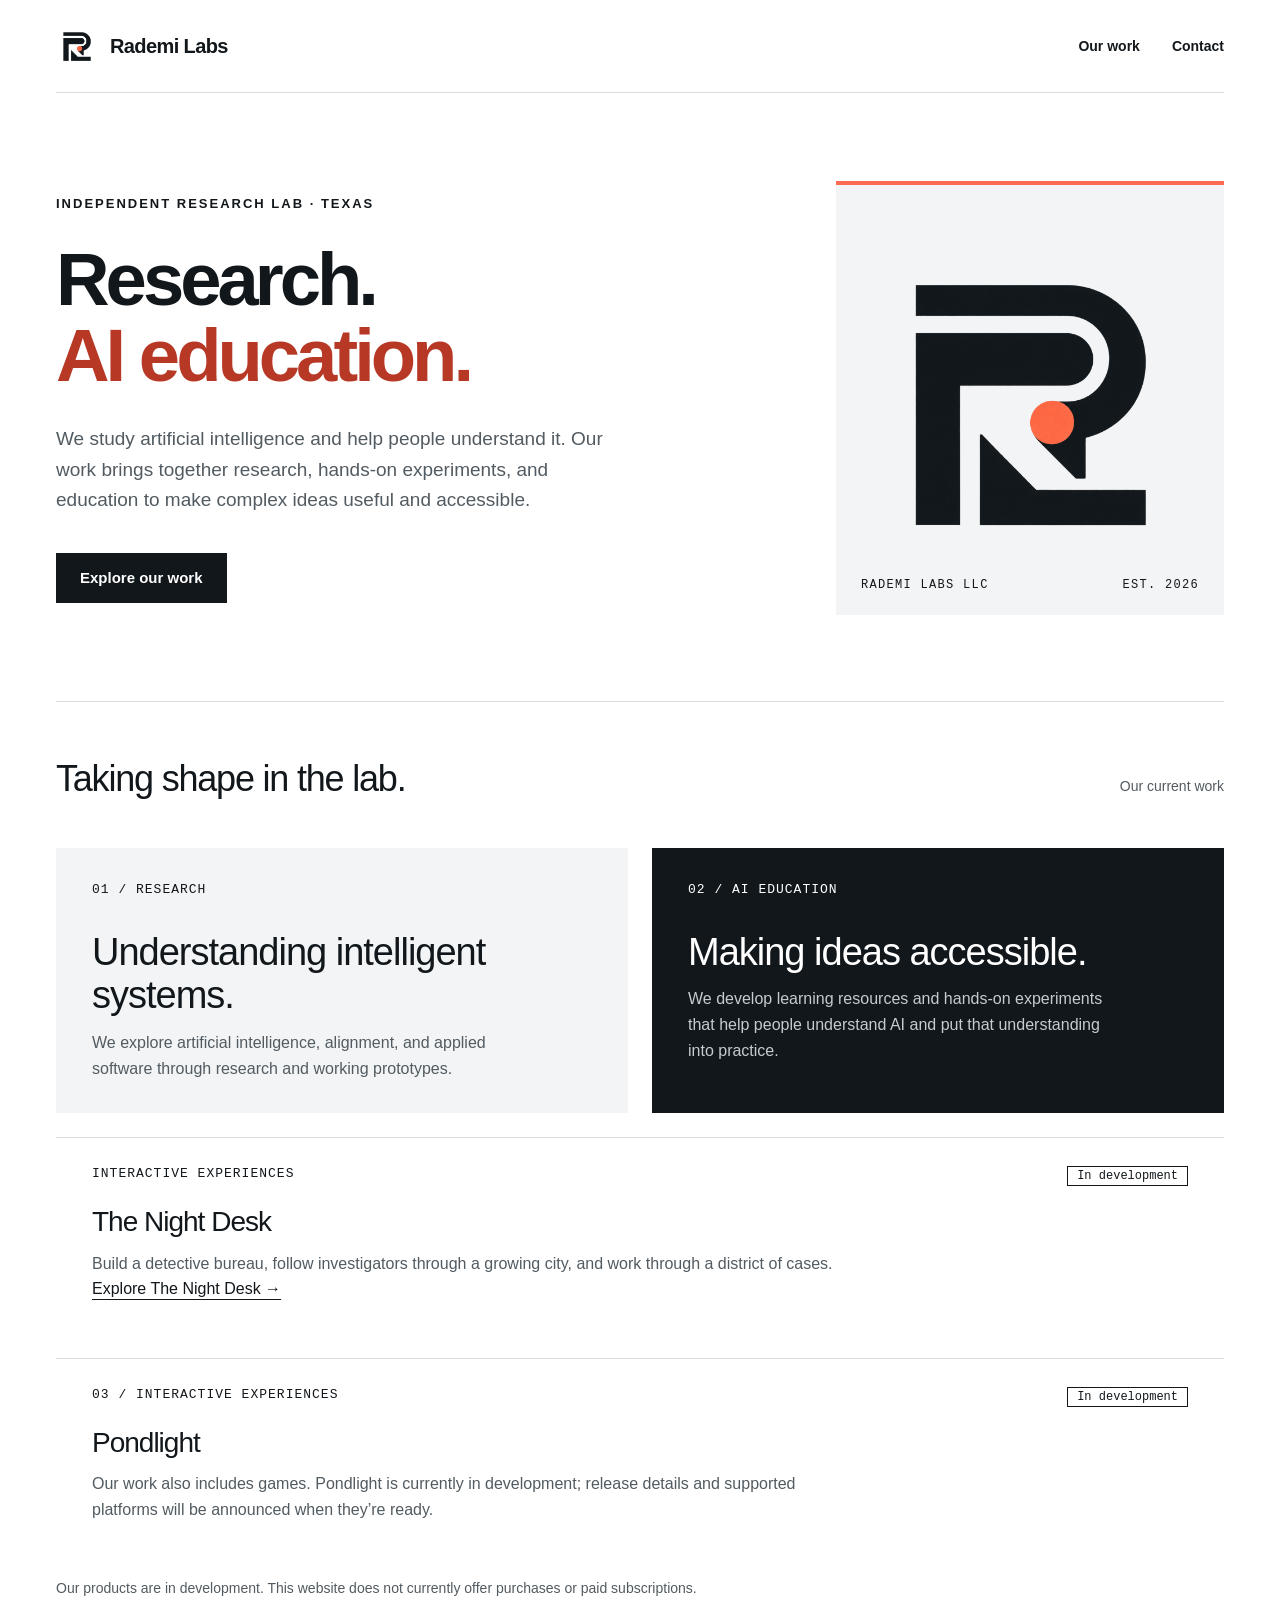
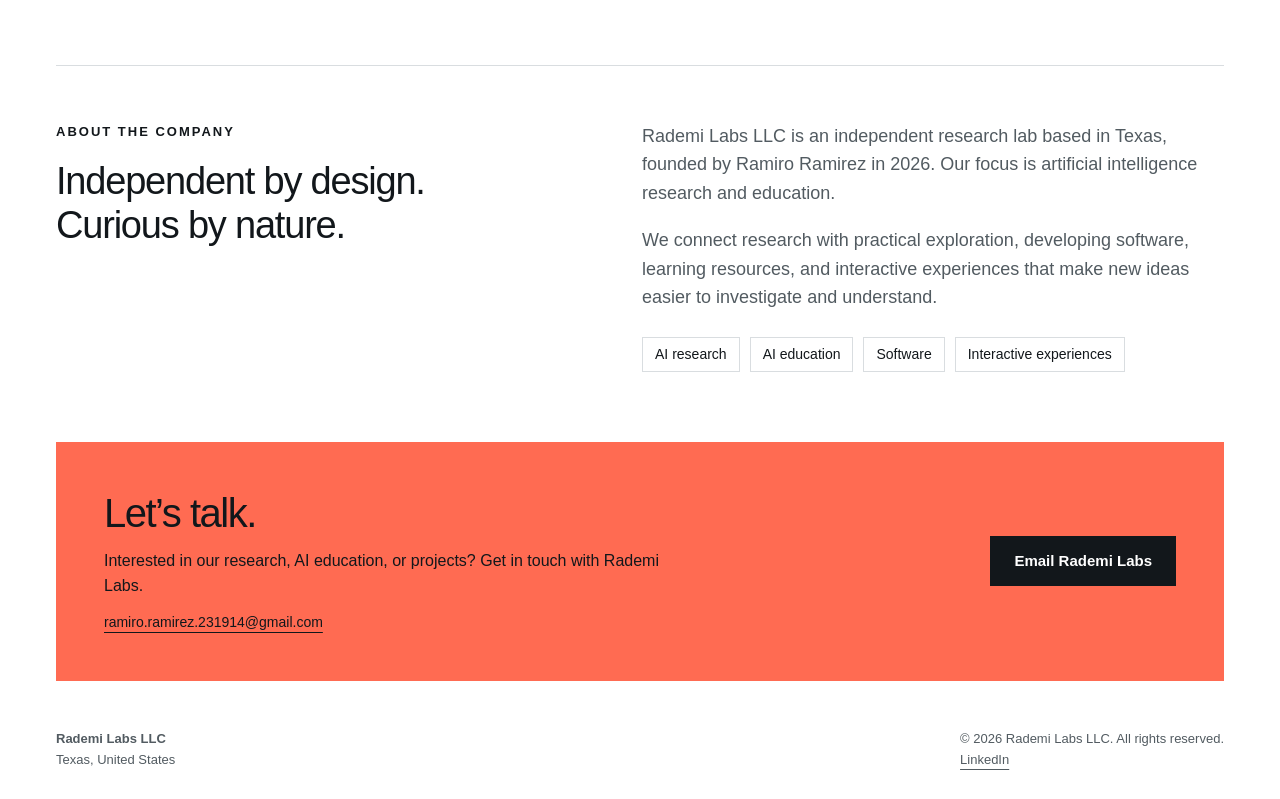
<file: index.html>
<!doctype html>
<html lang="en">
<head>
<meta charset="utf-8"><meta name="viewport" content="width=device-width,initial-scale=1">
<title>Rademi Labs LLC — Research & AI education</title>
<meta name="description" content="Rademi Labs LLC is an independent research lab in Texas focused on artificial intelligence research and education, with projects in software and interactive experiences.">
<link rel="icon" type="image/png" href="assets/rademi-mark.png">
<style>
:root{--ink:#12171b;--paper:#fff;--accent:#ff6b52;--soft:#f2f4f5;--muted:#525b61;--line:#d9dde0}*{box-sizing:border-box}html{scroll-behavior:smooth;scroll-padding-top:2rem}body{margin:0;background:var(--paper);color:var(--ink);font-family:Arial,Helvetica,sans-serif;font-size:16px;line-height:1.6}a{color:inherit;text-underline-offset:5px}a:focus-visible{outline:3px solid var(--accent);outline-offset:6px}.wrap{width:min(1280px,calc(100% - 112px));margin:auto}header{display:flex;align-items:center;justify-content:space-between;padding:25px 0;border-bottom:1px solid var(--line)}.brand{text-decoration:none;font-weight:800;font-size:20px;letter-spacing:-.6px;display:flex;align-items:center;gap:12px}.brand img{width:42px;height:42px}nav{display:flex;gap:32px;font-size:14px;font-weight:600}nav a{text-decoration:none}nav a:hover{color:#ac321f}.eyebrow{text-transform:uppercase;font-size:13px;font-weight:700;letter-spacing:2px}.hero{display:grid;grid-template-columns:1.6fr .85fr;align-items:center;gap:50px;padding:88px 0 86px}.hero h1{font-size:clamp(48px,5.8vw,84px);line-height:1.03;letter-spacing:-4px;font-weight:600;margin:27px 0 30px}.hero h1 span{color:#b73825}.intro{max-width:560px;color:var(--muted);font-size:19px;line-height:1.6}.cta{display:inline-flex;align-items:center;justify-content:center;padding:13px 24px;margin-top:18px;background:var(--ink);color:white;text-decoration:none;font-size:15px;font-weight:600}.cta:hover{background:#354149}.identity{aspect-ratio:1/1.12;background:var(--soft);position:relative;display:flex;align-items:center;justify-content:center;border-top:4px solid var(--accent)}.identity img{width:91%;height:auto;display:block}.identity-label{position:absolute;bottom:20px;left:25px;right:25px;display:flex;justify-content:space-between;font-size:12px;letter-spacing:1.3px;font-family:monospace}.section-head{display:flex;justify-content:space-between;align-items:baseline;gap:30px;padding-top:48px;border-top:1px solid var(--line);margin-bottom:36px}.section-head h2{font-size:36px;letter-spacing:-1.2px;margin:0;font-weight:500}.section-head p{color:var(--muted);font-size:14px}.work-grid{display:grid;grid-template-columns:1fr 1fr;gap:24px}.project{padding:34px 36px 32px;min-height:255px;background:var(--soft);display:flex;flex-direction:column}.project:nth-child(2){background:var(--ink);color:white}.project-top{display:flex;justify-content:space-between;font:13px monospace;letter-spacing:1px;gap:16px}.tag{border:1px solid currentColor;padding:2px 9px;font-size:12px;letter-spacing:0}.project h3{font-size:38px;line-height:1.15;letter-spacing:-1px;margin:34px 0 12px;font-weight:500}.project p{max-width:430px;margin:0;color:var(--muted)}.project:nth-child(2) p{color:#c5cbd0}.game-project{grid-column:1/-1;min-height:0;border-top:1px solid var(--line);background:white;padding-top:28px}.game-project h3{font-size:28px;margin-top:20px}.game-project p{max-width:750px}.availability{color:var(--muted);font-size:14px;margin:23px 0 65px}.about{display:grid;grid-template-columns:1fr 1.15fr;gap:80px;padding:56px 0 70px;border-top:1px solid var(--line)}.about h2{font-size:38px;font-weight:500;line-height:1.15;letter-spacing:-1.2px;margin:18px 0}.about p{color:var(--muted);margin:0 0 18px;font-size:18px}.disciplines{display:flex;flex-wrap:wrap;gap:10px;margin-top:25px}.disciplines span{border:1px solid var(--line);padding:5px 12px;font-size:14px}.contact{background:var(--accent);padding:48px;display:flex;justify-content:space-between;align-items:center;gap:35px;margin-bottom:48px}.contact h2{font-size:40px;letter-spacing:-1.5px;line-height:1.15;margin:0 0 12px;font-weight:500}.contact p{margin:0;max-width:580px}.contact .cta{white-space:nowrap;margin:0}footer{padding:0 0 28px;color:var(--muted);display:flex;justify-content:space-between;gap:25px;font-size:13px}footer span{display:block}.skip{position:absolute;top:-100px;left:20px;background:white;padding:10px}.skip:focus{top:10px}@media(max-width:800px){.wrap{width:calc(100% - 40px)}header{padding:18px 0}nav{gap:16px}.hero{padding:48px 0;grid-template-columns:1fr;gap:35px}.hero h1{letter-spacing:-2.5px;font-size:clamp(44px,10vw,70px)}.identity{aspect-ratio:1.5;max-height:350px}.identity img{width:60%;max-height:300px;object-fit:contain}.work-grid{grid-template-columns:1fr}.section-head{display:block;padding-top:32px}.section-head h2{font-size:30px}.project{padding:28px}.about{grid-template-columns:1fr;gap:15px;padding:38px 0}.contact{padding:30px;display:block}.contact .cta{margin-top:24px}.contact h2{font-size:34px}footer{display:block}footer>div{margin-bottom:15px}}@media(prefers-reduced-motion:reduce){html{scroll-behavior:auto}}
</style>
</head>
<body>
<a class="skip" href="#main">Skip to content</a>
<div class="wrap">
<header><a class="brand" href="#" aria-label="Rademi Labs home"><img src="assets/rademi-mark.png" alt="" width="42" height="42">Rademi Labs</a><nav aria-label="Main"><a href="#work">Our work</a><a href="#contact">Contact</a></nav></header>
<main id="main">
<section class="hero" aria-labelledby="hero-title"><div><div class="eyebrow">Independent research lab · Texas</div><h1 id="hero-title">Research.<br><span>AI education.</span></h1><p class="intro">We study artificial intelligence and help people understand it. Our work brings together research, hands-on experiments, and education to make complex ideas useful and accessible.</p><a class="cta" href="#work">Explore our work</a></div><div class="identity"><img src="assets/rademi-mark.png" alt="Rademi Labs interlocking R and L monogram" width="1280" height="1280"><div class="identity-label"><span>RADEMI LABS LLC</span><span>EST. 2026</span></div></div></section>
<section id="work" aria-labelledby="work-title"><div class="section-head"><h2 id="work-title">Taking shape in the lab.</h2><p>Our current work</p></div><div class="work-grid"><article class="project"><div class="project-top"><span>01 / RESEARCH</span></div><h3>Understanding intelligent systems.</h3><p>We explore artificial intelligence, alignment, and applied software through research and working prototypes.</p></article><article class="project"><div class="project-top"><span>02 / AI EDUCATION</span></div><h3>Making ideas accessible.</h3><p>We develop learning resources and hands-on experiments that help people understand AI and put that understanding into practice.</p></article><article class="project game-project"><div class="project-top"><span>INTERACTIVE EXPERIENCES</span><span class="tag">In development</span></div><h3>The Night Desk</h3><p>Build a detective bureau, follow investigators through a growing city, and work through a district of cases.</p><a href="the-night-desk/">Explore The Night Desk →</a></article><article class="project game-project"><div class="project-top"><span>03 / INTERACTIVE EXPERIENCES</span><span class="tag">In development</span></div><h3>Pondlight</h3><p>Our work also includes games. Pondlight is currently in development; release details and supported platforms will be announced when they’re ready.</p></article></div><p class="availability">Our products are in development. This website does not currently offer purchases or paid subscriptions.</p></section>
<section class="about" aria-labelledby="about-title"><div><div class="eyebrow">About the company</div><h2 id="about-title">Independent by design.<br>Curious by nature.</h2></div><div><p>Rademi Labs LLC is an independent research lab based in Texas, founded by Ramiro Ramirez in 2026. Our focus is artificial intelligence research and education.</p><p>We connect research with practical exploration, developing software, learning resources, and interactive experiences that make new ideas easier to investigate and understand.</p><div class="disciplines"><span>AI research</span><span>AI education</span><span>Software</span><span>Interactive experiences</span></div></div></section>
<section class="contact" id="contact" aria-labelledby="contact-title"><div><h2 id="contact-title">Let’s talk.</h2><p>Interested in our research, AI education, or projects? Get in touch with Rademi Labs.</p><p style="margin-top:12px;font-size:14px;overflow-wrap:anywhere"><a href="mailto:ramiro.ramirez.231914@gmail.com">ramiro.ramirez.231914@gmail.com</a></p></div><a class="cta" href="mailto:ramiro.ramirez.231914@gmail.com">Email Rademi Labs</a></section>
</main>
<footer><div><strong>Rademi Labs LLC</strong><span>Texas, United States</span></div><div>© 2026 Rademi Labs LLC. All rights reserved.<span><a href="https://www.linkedin.com/company/rademi-labs/">LinkedIn</a></span></div></footer>
</div>
</body>
</html>
</file>
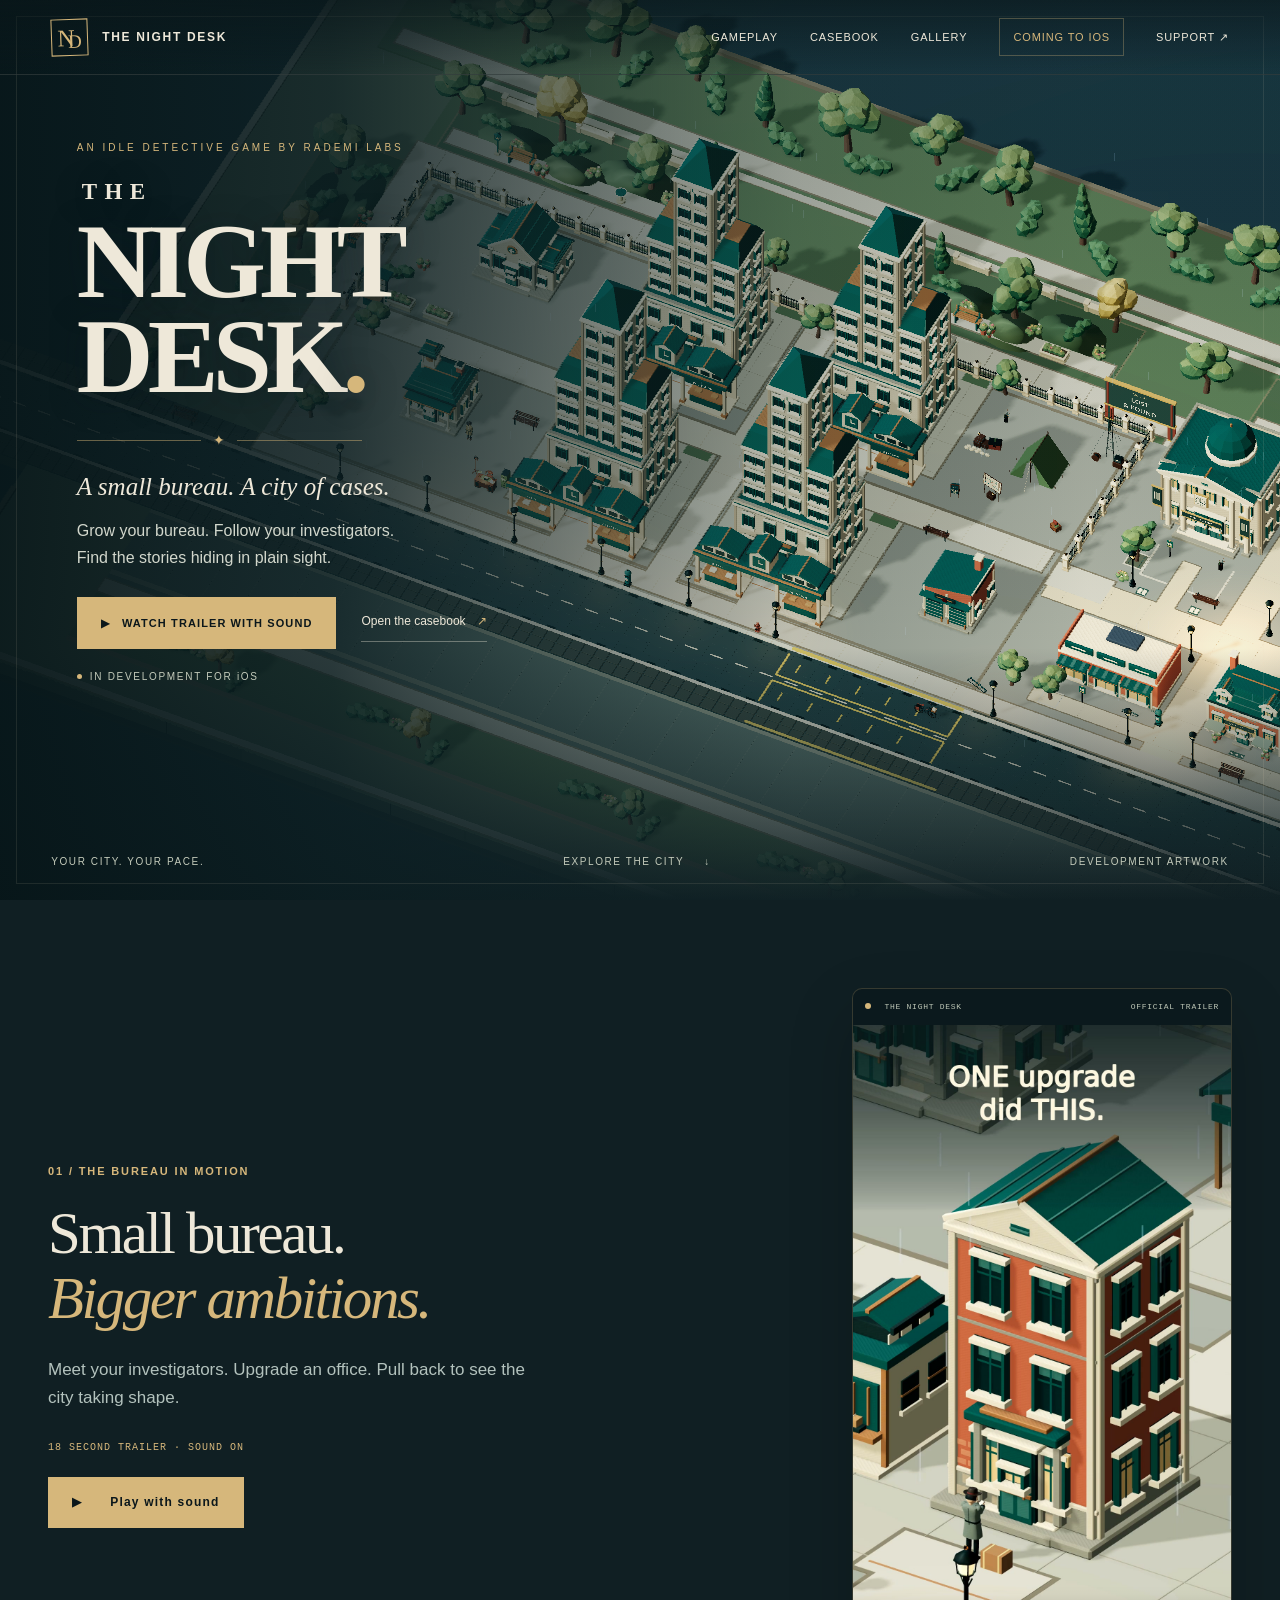
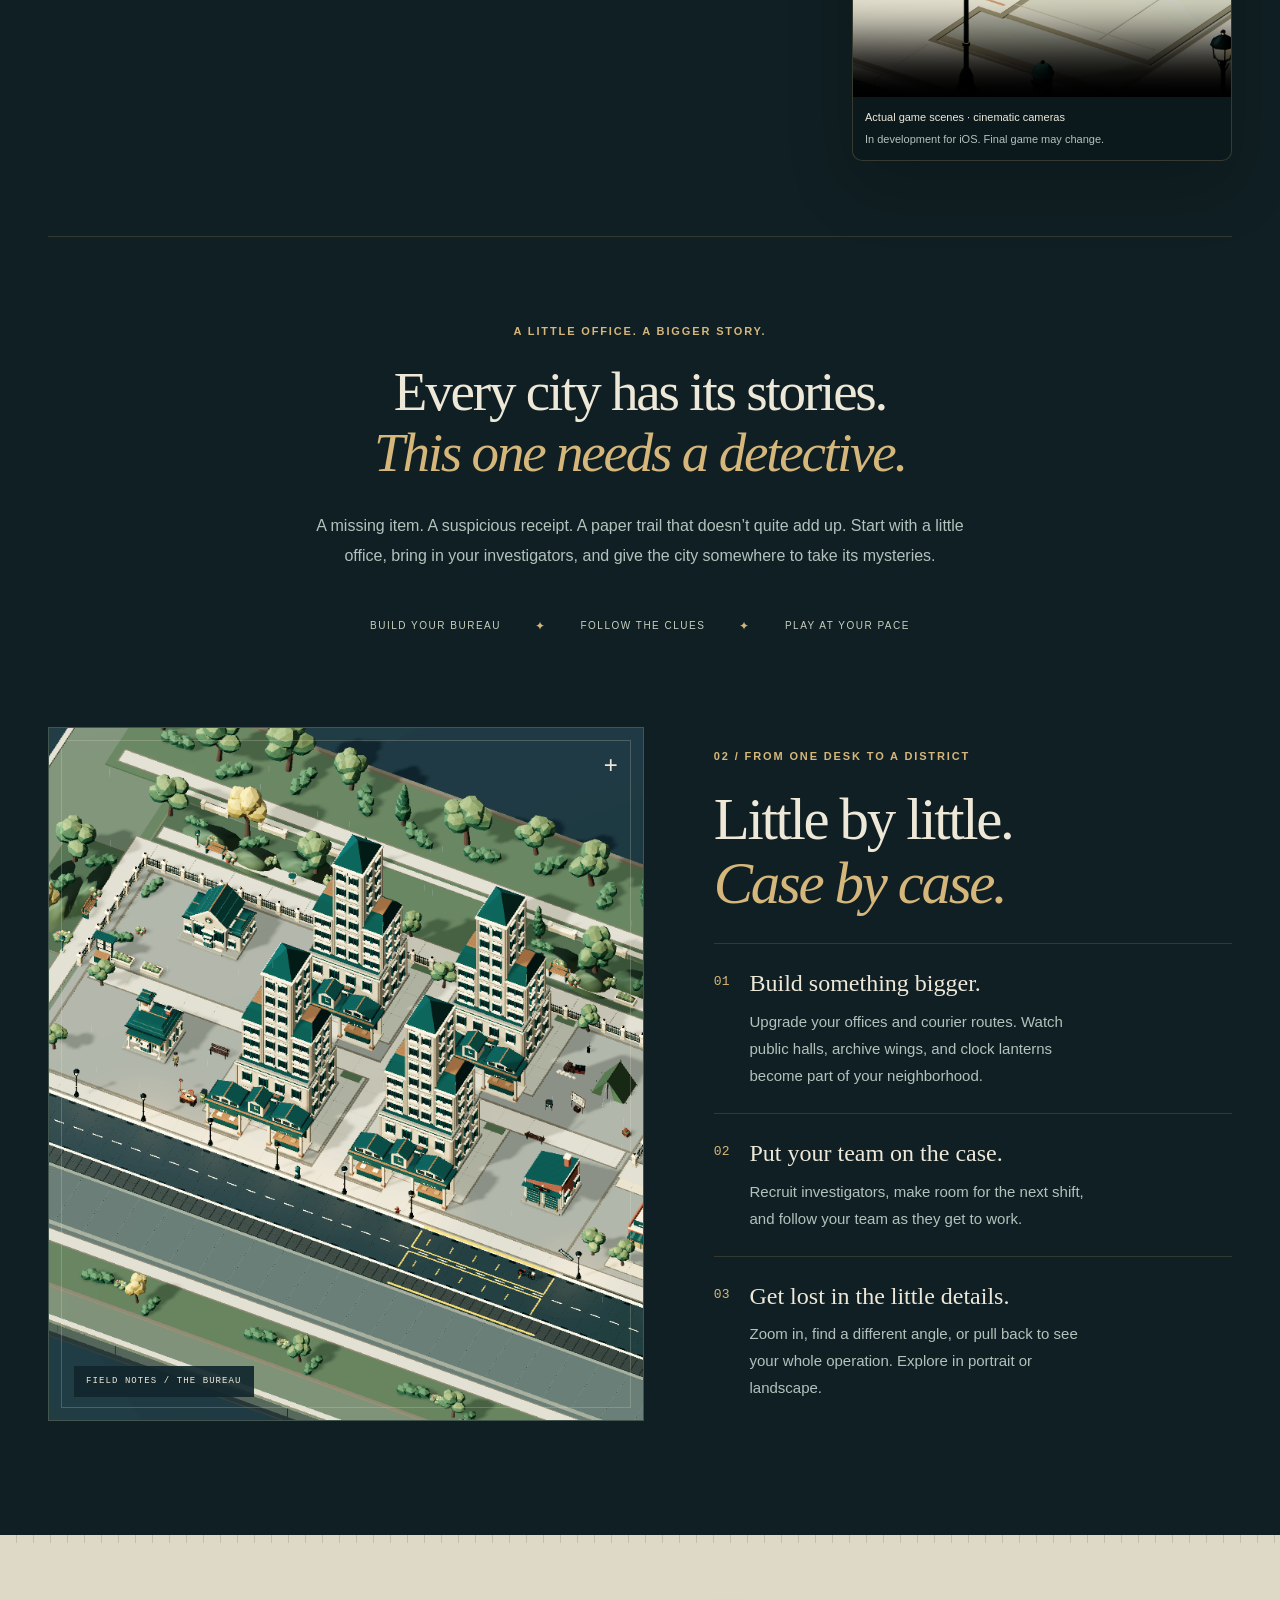
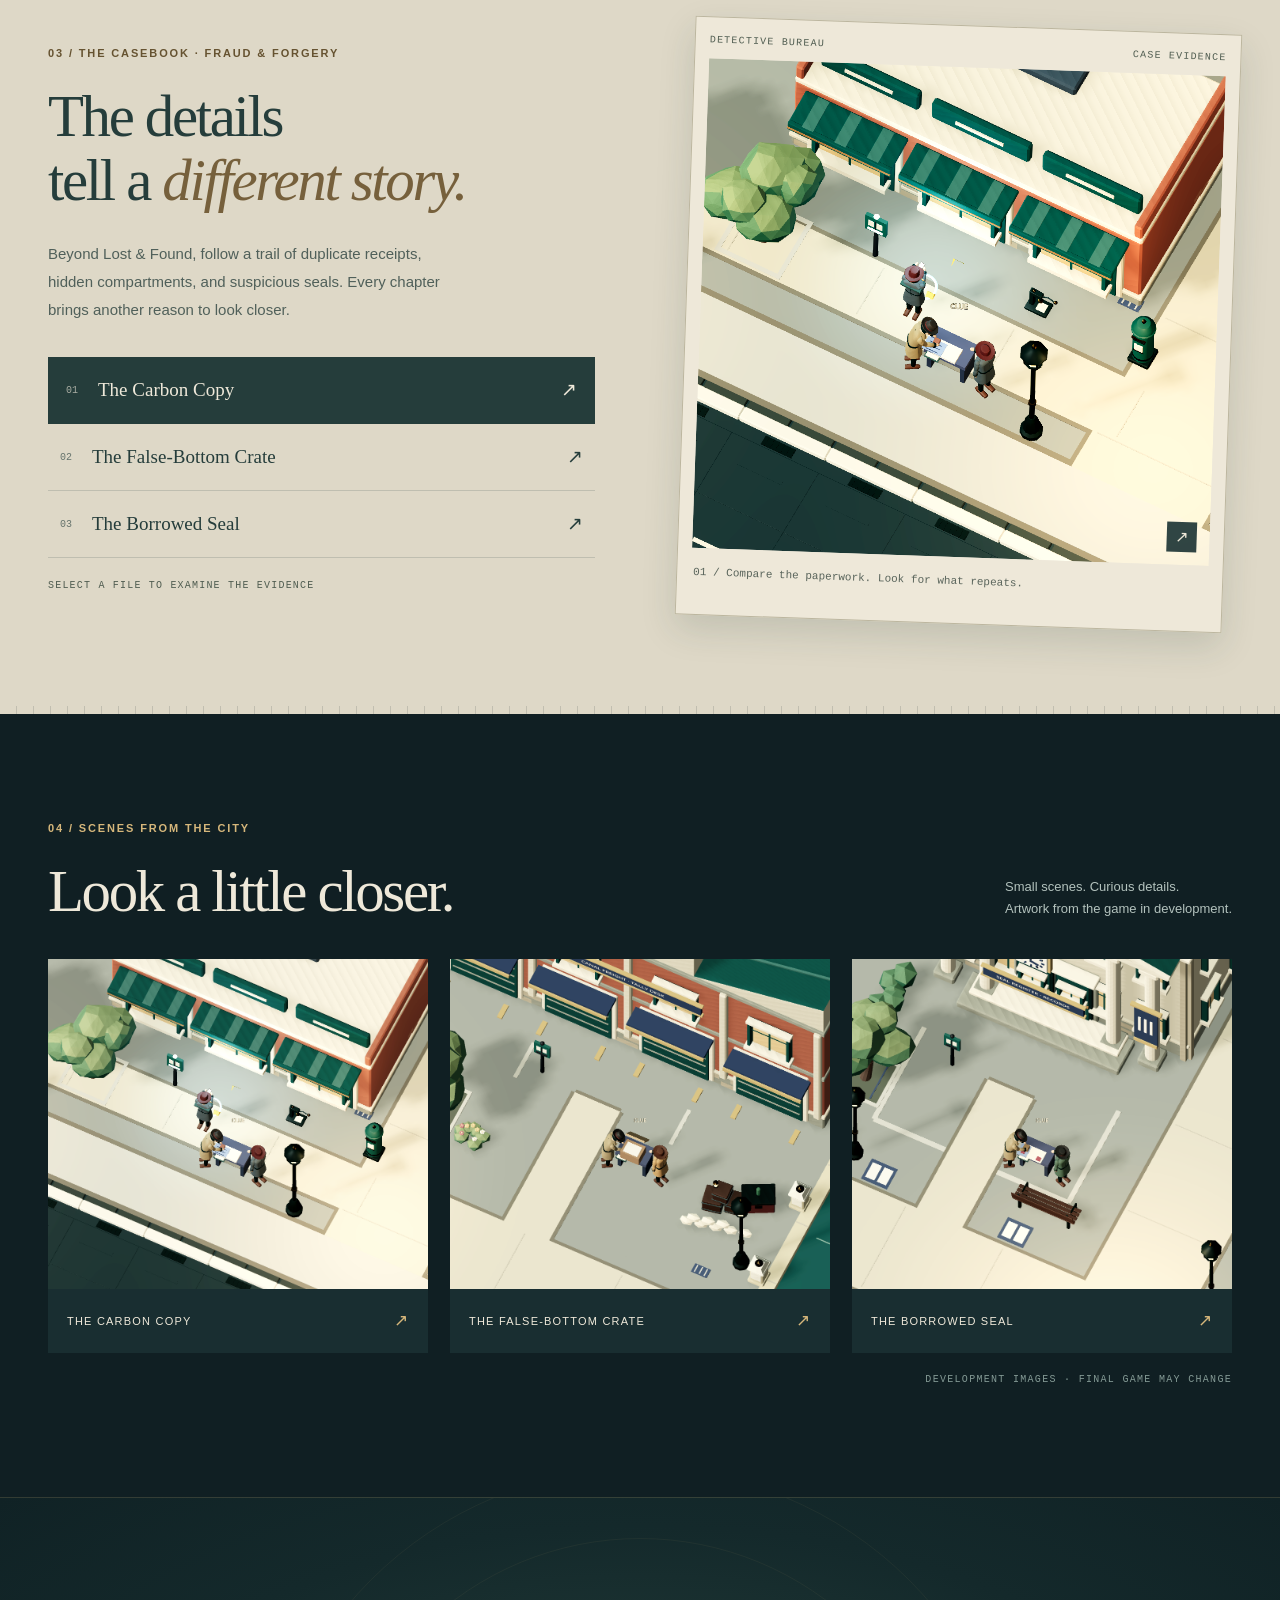
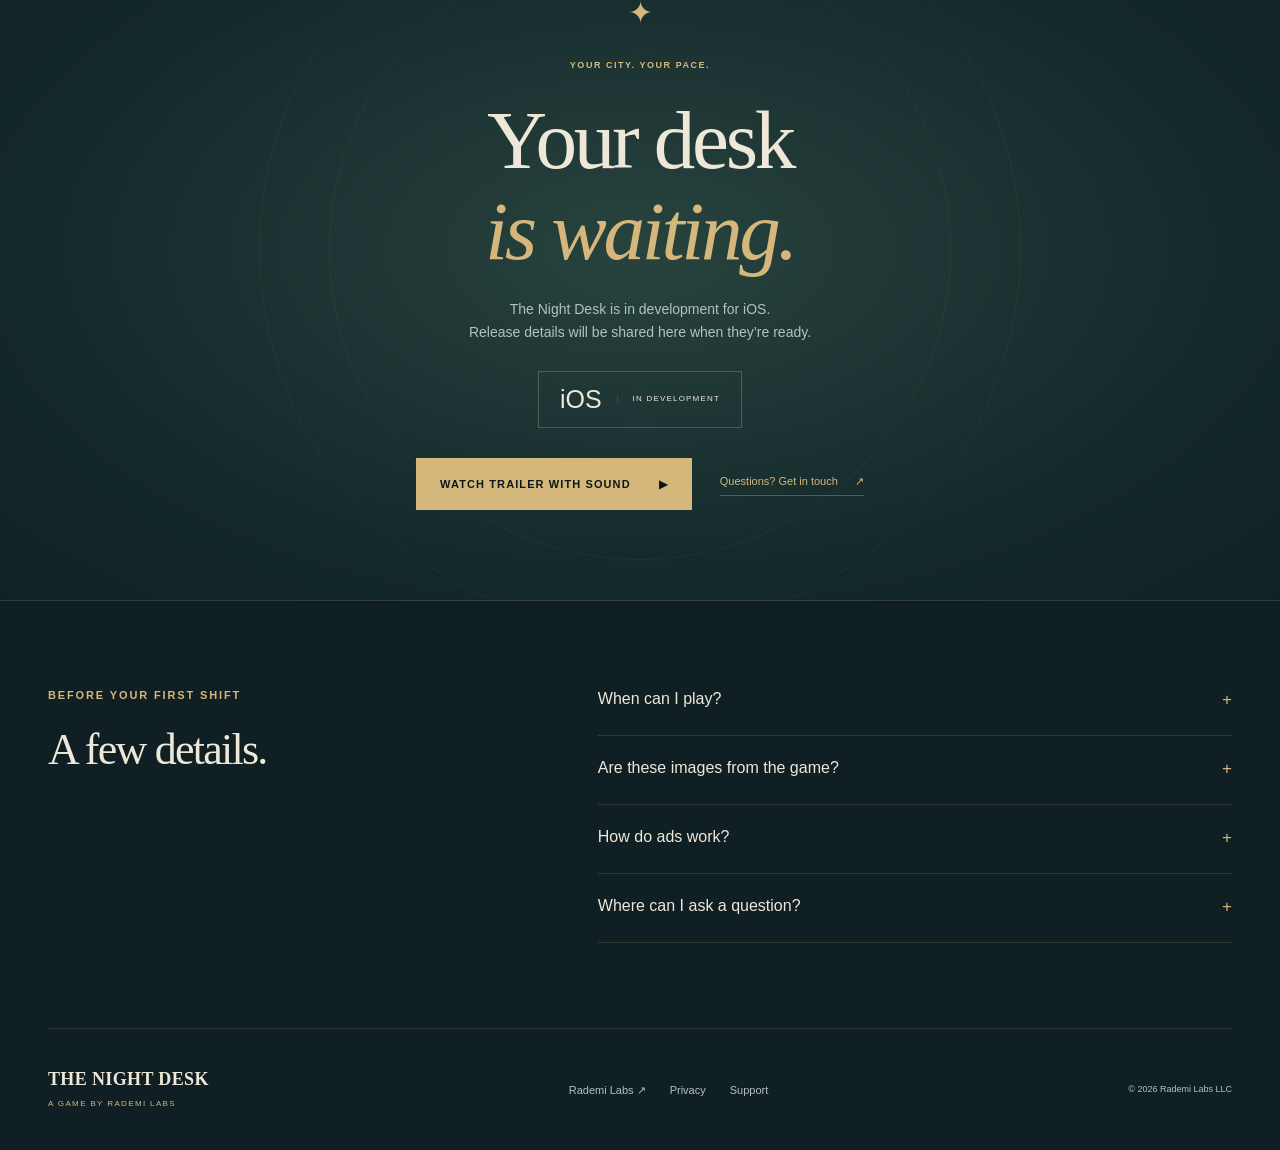
<file: the-night-desk/index.html>
<!doctype html>
<html lang="en">
<head>
<meta charset="utf-8"><meta name="viewport" content="width=device-width,initial-scale=1">
<title>The Night Desk — A city of cases | Rademi Labs</title>
<meta name="description" content="A small bureau. A city of cases. Build your detective bureau and follow the clues in The Night Desk, an idle detective game in development for iOS.">
<meta property="og:title" content="The Night Desk — A city of cases"><meta property="og:description" content="Build your bureau. Follow the clues. Take the night shift."><meta property="og:image" content="https://rademi-labs.github.io/the-night-desk/assets/city.png"><meta property="og:type" content="website"><meta property="og:url" content="https://rademi-labs.github.io/the-night-desk/"><meta name="theme-color" content="#101f23"><meta name="twitter:card" content="summary_large_image"><link rel="canonical" href="https://rademi-labs.github.io/the-night-desk/"><link rel="icon" href="assets/icon.png"><link rel="stylesheet" href="style.css?v=trailer-r5-1"><script src="site.js?v=trailer-r5-2" defer></script>
</head>
<body class="game-page">
<a class="skip" href="#main">Skip to content</a>
<header class="site-header"><a class="brand" href="./"><span class="brand-mark" aria-hidden="true">N<span>D</span></span><span>THE NIGHT DESK</span></a><button class="menu-toggle" type="button" aria-expanded="false" aria-controls="main-nav">Menu <span aria-hidden="true">＋</span></button><nav id="main-nav" aria-label="Main"><a href="#gameplay">Gameplay</a><a href="#casebook">Casebook</a><a href="#gallery">Gallery</a><a href="#release" class="nav-status">Coming to iOS</a><a href="support.html">Support <span aria-hidden="true">↗</span></a></nav></header>
<main id="main">
<section class="hero" aria-labelledby="game-title">
<img class="hero-art" src="assets/city.png" width="1280" height="900" fetchpriority="high" alt="An isometric city block of teal-roofed detective offices, tree-lined streets and tiny investigators">
<div class="hero-shade"></div>
<div class="hero-content"><p class="eyebrow">AN IDLE DETECTIVE GAME BY RADEMI LABS</p><h1 id="game-title" class="game-title"><span class="title-the">THE</span><span>NIGHT</span><span>DESK<span class="title-period">.</span></span></h1><div class="title-rule"><span></span><i aria-hidden="true">✦</i><span></span></div><p class="hero-tagline">A small bureau. A city of cases.</p><p class="hero-description">Grow your bureau. Follow your investigators.<br>Find the stories hiding in plain sight.</p><div class="hero-actions"><a class="button" href="#gameplay" data-play-preview><span aria-hidden="true">▶</span> WATCH TRAILER WITH SOUND</a><a class="hero-secondary" href="#casebook">Open the casebook <span aria-hidden="true">↗</span></a></div><p class="release-status"><span></span> IN DEVELOPMENT FOR iOS</p></div>
<div class="hero-bottom"><span>YOUR CITY. YOUR PACE.</span><a href="#bureau">EXPLORE THE CITY <span aria-hidden="true">↓</span></a><span>DEVELOPMENT ARTWORK</span></div>
</section>
<section class="gameplay-section wrap" id="gameplay" aria-labelledby="gameplay-title">
<div class="gameplay-copy"><p class="kicker">01 / The bureau in motion</p><h2 id="gameplay-title">Small bureau.<br><em>Bigger ambitions.</em></h2><p>Meet your investigators. Upgrade an office. Pull back to see the city taking shape.</p><p class="gameplay-meta">18 SECOND TRAILER · SOUND ON</p><button class="button trailer-play" type="button" data-play-preview><span aria-hidden="true">▶</span> Play with sound</button><p class="trailer-status" id="trailer-status" aria-live="polite"></p></div>
<figure class="gameplay-player"><div class="player-topline"><span><i aria-hidden="true"></i> THE NIGHT DESK</span><span>OFFICIAL TRAILER</span></div><video id="gameplay-video" controls playsinline preload="none" poster="assets/trailer-r5-poster.jpg" width="1080" height="1920" aria-label="The Night Desk official development trailer" aria-describedby="gameplay-description"><source src="assets/trailer-r5.mp4" type="video/mp4"><p>Your browser does not support embedded video. <a href="assets/trailer-r5.mp4">Watch the trailer.</a></p></video><figcaption id="gameplay-description"><span>Actual game scenes · cinematic cameras</span><span>In development for iOS. Final game may change.</span></figcaption></figure></section>
<section class="intro-section wrap" id="bureau"><p class="kicker">A little office. A bigger story.</p><h2>Every city has its stories.<br><em>This one needs a detective.</em></h2><p class="lead">A missing item. A suspicious receipt. A paper trail that doesn’t quite add up. Start with a little office, bring in your investigators, and give the city somewhere to take its mysteries.</p><div class="game-facts"><span>BUILD YOUR BUREAU</span><i aria-hidden="true">✦</i><span>FOLLOW THE CLUES</span><i aria-hidden="true">✦</i><span>PLAY AT YOUR PACE</span></div></section>
<section class="bureau-section wrap" aria-labelledby="bureau-title"><div class="bureau-art"><img src="assets/city.png" width="1280" height="900" loading="lazy" alt="A growing neighborhood of detective offices surrounding busy courtyards"><span class="image-label">FIELD NOTES / THE BUREAU</span><span class="image-corner" aria-hidden="true">+</span></div><div class="bureau-copy"><p class="kicker">02 / From one desk to a district</p><h2 id="bureau-title">Little by little.<br><em>Case by case.</em></h2><div class="feature"><span>01</span><div><h3>Build something bigger.</h3><p>Upgrade your offices and courier routes. Watch public halls, archive wings, and clock lanterns become part of your neighborhood.</p></div></div><div class="feature"><span>02</span><div><h3>Put your team on the case.</h3><p>Recruit investigators, make room for the next shift, and follow your team as they get to work.</p></div></div><div class="feature"><span>03</span><div><h3>Get lost in the little details.</h3><p>Zoom in, find a different angle, or pull back to see your whole operation. Explore in portrait or landscape.</p></div></div></div></section>
<section class="case-section" id="casebook" aria-labelledby="casebook-title"><div class="wrap case-grid"><div class="case-copy"><p class="kicker">03 / The casebook · Fraud &amp; Forgery</p><h2 id="casebook-title">The details<br>tell a <em>different story.</em></h2><p>Beyond Lost &amp; Found, follow a trail of duplicate receipts, hidden compartments, and suspicious seals. Every chapter brings another reason to look closer.</p><div class="case-controls" aria-label="Choose a case preview"><button class="case-button" data-case="carbon" aria-pressed="true" aria-controls="case-preview"><span class="case-no">01</span><span>The Carbon Copy</span><span aria-hidden="true">↗</span></button><button class="case-button" data-case="bottom" aria-pressed="false" aria-controls="case-preview"><span class="case-no">02</span><span>The False-Bottom Crate</span><span aria-hidden="true">↗</span></button><button class="case-button" data-case="seal" aria-pressed="false" aria-controls="case-preview"><span class="case-no">03</span><span>The Borrowed Seal</span><span aria-hidden="true">↗</span></button></div><p class="case-note">SELECT A FILE TO EXAMINE THE EVIDENCE</p></div><figure class="case-photo" id="case-preview"><div class="file-heading"><span>DETECTIVE BUREAU</span><span>CASE EVIDENCE</span></div><button class="case-enlarge" data-gallery-open="case" aria-label="Enlarge selected case artwork"><img id="case-image" src="assets/carbon-copy.png" width="960" height="1200" loading="lazy" alt="Investigators comparing paperwork at a street-side evidence table"><span class="enlarge-icon" aria-hidden="true">↗</span></button><figcaption id="case-caption" aria-live="polite">01 / Compare the paperwork. Look for what repeats.</figcaption></figure></div></section>
<section class="gallery-section wrap" id="gallery" aria-labelledby="gallery-title"><div class="section-heading"><div><p class="kicker">04 / Scenes from the city</p><h2 id="gallery-title">Look a little closer.</h2></div><p>Small scenes. Curious details.<br>Artwork from the game in development.</p></div><div class="gallery-grid"><button class="gallery-item" data-gallery-open data-image="assets/carbon-copy.png" data-alt="Investigators comparing paperwork at a street-side evidence table" data-caption="The Carbon Copy — development artwork"><img src="assets/carbon-copy.png" width="960" height="1200" loading="lazy" alt="The Carbon Copy case artwork"><span><span>THE CARBON COPY</span><i aria-hidden="true">↗</i></span></button><button class="gallery-item" data-gallery-open data-image="assets/false-bottom.png" data-alt="Investigators examining the lifted panel of a crate outside Canal Freight" data-caption="The False-Bottom Crate — development artwork"><img src="assets/false-bottom.png" width="960" height="1200" loading="lazy" alt="The False-Bottom Crate case artwork"><span><span>THE FALSE-BOTTOM CRATE</span><i aria-hidden="true">↗</i></span></button><button class="gallery-item" data-gallery-open data-image="assets/borrowed-seal.png" data-alt="Investigators examining documents and a seal outside the records hall" data-caption="The Borrowed Seal — development artwork"><img src="assets/borrowed-seal.png" width="960" height="1200" loading="lazy" alt="The Borrowed Seal case artwork"><span><span>THE BORROWED SEAL</span><i aria-hidden="true">↗</i></span></button></div><p class="gallery-note">DEVELOPMENT IMAGES · FINAL GAME MAY CHANGE</p></section>
<section class="shift-section" id="release" aria-labelledby="release-title"><div class="wrap shift-content"><span class="shift-star" aria-hidden="true">✦</span><p class="kicker">Your city. Your pace.</p><h2 id="release-title">Your desk<br><em>is waiting.</em></h2><p>The Night Desk is in development for iOS.<br>Release details will be shared here when they’re ready.</p><span class="platform-label">iOS <span>IN DEVELOPMENT</span></span><div class="release-actions"><a class="button" href="#gameplay" data-play-preview>WATCH TRAILER WITH SOUND <span aria-hidden="true">▶</span></a><a class="text-link" href="support.html">Questions? Get in touch <span aria-hidden="true">↗</span></a></div></div></section>
<section class="faq wrap" aria-labelledby="faq-title"><div><p class="kicker">Before your first shift</p><h2 id="faq-title">A few details.</h2></div><div><details><summary>When can I play?</summary><p>The Night Desk is in development for iOS. There is no public App Store download yet. We’ll share release details here when they’re ready.</p></details><details><summary>Are these images from the game?</summary><p>Yes. These are captures of the game’s current development artwork and scenes. The final release may change.</p></details><details><summary>How do ads work?</summary><p>Rewarded ads are optional. Eligible rewards can boost earnings, add an away or tip-off payout, or bring in applicants when there’s room. There are no forced interstitial ads, and Operations are ad-free. Rewards depend on eligibility and ad availability.</p></details><details><summary>Where can I ask a question?</summary><p>Visit our <a href="support.html">support page</a> for contact details and useful information to include with a report.</p></details></div></section>
</main><footer class="site-footer wrap"><a class="footer-wordmark" href="./">THE NIGHT DESK<span>A GAME BY RADEMI LABS</span></a><div><a href="/">Rademi Labs ↗</a><a href="privacy.html">Privacy</a><a href="support.html">Support</a></div><span>© 2026 Rademi Labs LLC</span></footer>
</body></html>
</file>
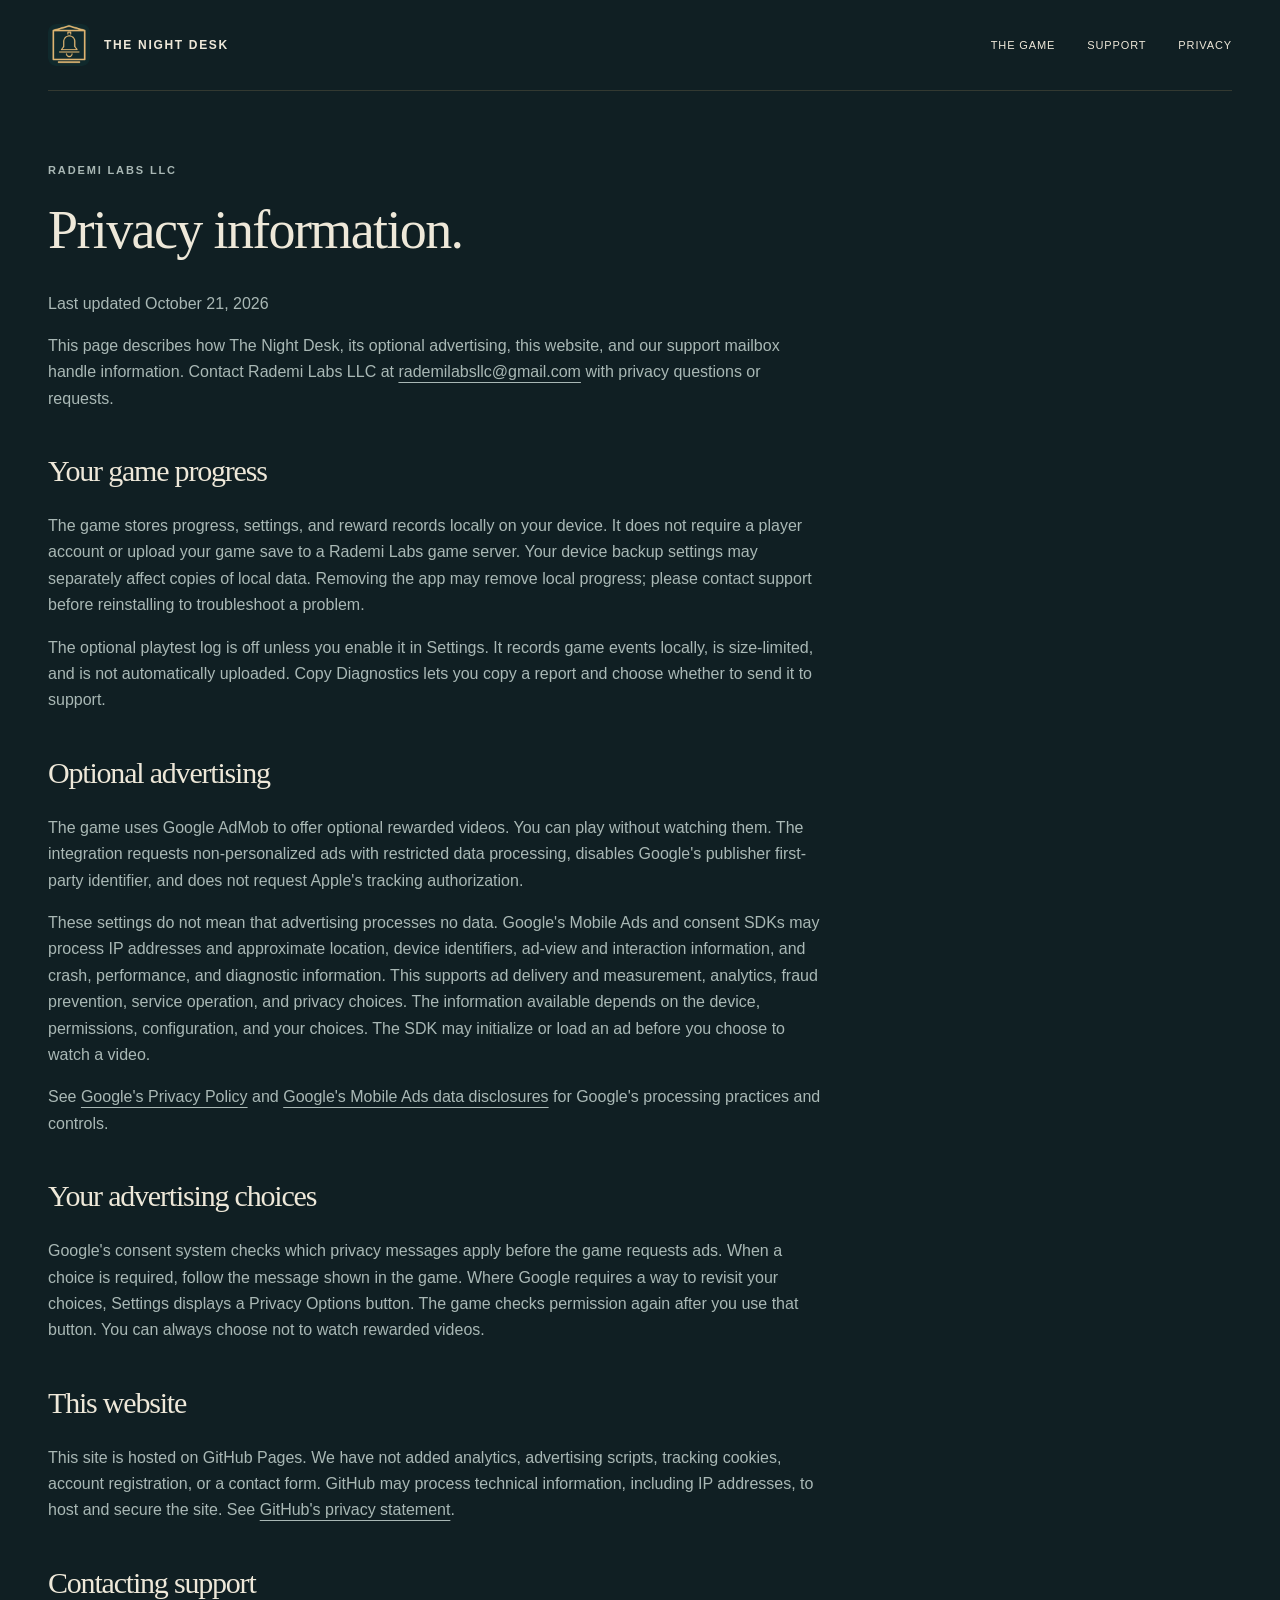
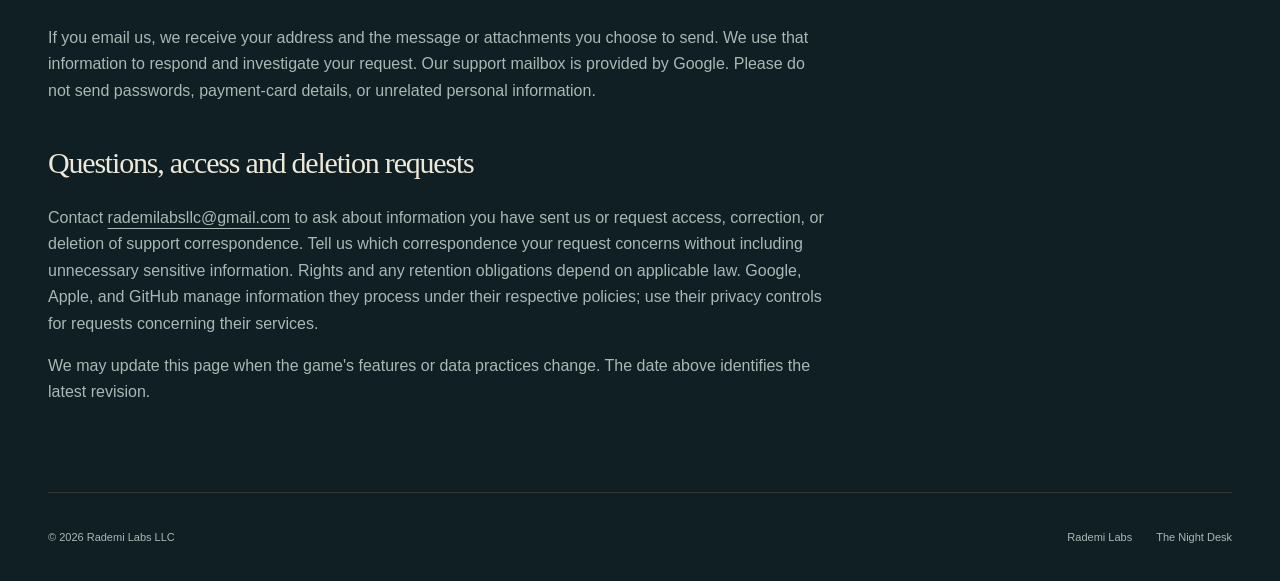
<file: the-night-desk/privacy.html>
<!doctype html>
<html lang="en">
<head><meta charset="utf-8"><meta name="viewport" content="width=device-width,initial-scale=1"><title>Privacy — The Night Desk</title><link rel="icon" href="assets/icon.png"><link rel="stylesheet" href="style.css"></head>
<body><a class="skip" href="#main">Skip to content</a><div class="wrap">
<header><a class="brand" href="./"><img src="assets/icon.png" alt="" width="42" height="42">THE NIGHT DESK</a><nav aria-label="Main"><a href="./">The game</a><a href="support.html">Support</a><a href="privacy.html" aria-current="page">Privacy</a></nav></header>
<main class="document" id="main">
<p class="kicker">Rademi Labs LLC</p><h1>Privacy information.</h1><p>Last updated October 21, 2026</p>
<p>This page describes how The Night Desk, its optional advertising, this website, and our support mailbox handle information. Contact Rademi Labs LLC at <a href="mailto:rademilabsllc@gmail.com">rademilabsllc@gmail.com</a> with privacy questions or requests.</p>
<h2>Your game progress</h2>
<p>The game stores progress, settings, and reward records locally on your device. It does not require a player account or upload your game save to a Rademi Labs game server. Your device backup settings may separately affect copies of local data. Removing the app may remove local progress; please contact support before reinstalling to troubleshoot a problem.</p>
<p>The optional playtest log is off unless you enable it in Settings. It records game events locally, is size-limited, and is not automatically uploaded. Copy Diagnostics lets you copy a report and choose whether to send it to support.</p>
<h2>Optional advertising</h2>
<p>The game uses Google AdMob to offer optional rewarded videos. You can play without watching them. The integration requests non-personalized ads with restricted data processing, disables Google's publisher first-party identifier, and does not request Apple's tracking authorization.</p>
<p>These settings do not mean that advertising processes no data. Google's Mobile Ads and consent SDKs may process IP addresses and approximate location, device identifiers, ad-view and interaction information, and crash, performance, and diagnostic information. This supports ad delivery and measurement, analytics, fraud prevention, service operation, and privacy choices. The information available depends on the device, permissions, configuration, and your choices. The SDK may initialize or load an ad before you choose to watch a video.</p>
<p>See <a href="https://policies.google.com/privacy">Google's Privacy Policy</a> and <a href="https://developers.google.com/admob/ios/privacy/data-disclosure">Google's Mobile Ads data disclosures</a> for Google's processing practices and controls.</p>
<h2>Your advertising choices</h2>
<p>Google's consent system checks which privacy messages apply before the game requests ads. When a choice is required, follow the message shown in the game. Where Google requires a way to revisit your choices, Settings displays a Privacy Options button. The game checks permission again after you use that button. You can always choose not to watch rewarded videos.</p>
<h2>This website</h2>
<p>This site is hosted on GitHub Pages. We have not added analytics, advertising scripts, tracking cookies, account registration, or a contact form. GitHub may process technical information, including IP addresses, to host and secure the site. See <a href="https://docs.github.com/en/site-policy/privacy-policies/github-general-privacy-statement">GitHub's privacy statement</a>.</p>
<h2>Contacting support</h2>
<p>If you email us, we receive your address and the message or attachments you choose to send. We use that information to respond and investigate your request. Our support mailbox is provided by Google. Please do not send passwords, payment-card details, or unrelated personal information.</p>
<h2>Questions, access and deletion requests</h2>
<p>Contact <a href="mailto:rademilabsllc@gmail.com">rademilabsllc@gmail.com</a> to ask about information you have sent us or request access, correction, or deletion of support correspondence. Tell us which correspondence your request concerns without including unnecessary sensitive information. Rights and any retention obligations depend on applicable law. Google, Apple, and GitHub manage information they process under their respective policies; use their privacy controls for requests concerning their services.</p>
<p>We may update this page when the game's features or data practices change. The date above identifies the latest revision.</p>
</main><footer><span>© 2026 Rademi Labs LLC</span><div><a href="/">Rademi Labs</a><a href="./">The Night Desk</a></div></footer></div></body></html>
</file>
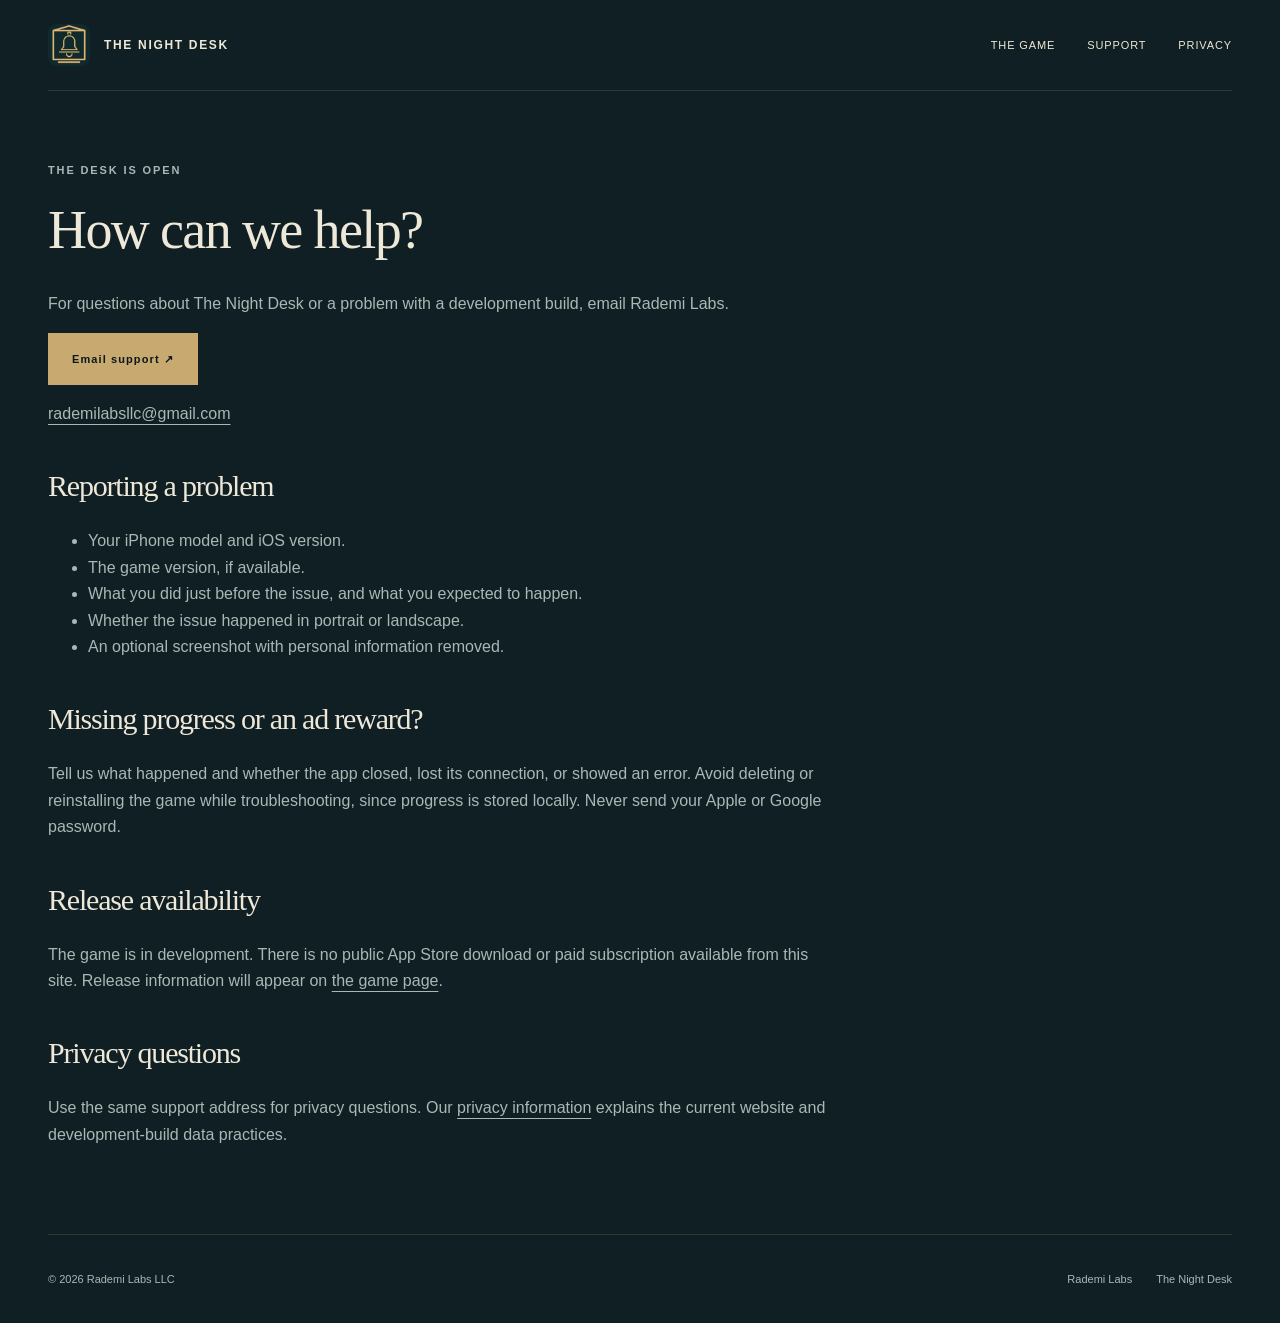
<file: the-night-desk/support.html>
<!doctype html><html lang="en"><head><meta charset="utf-8"><meta name="viewport" content="width=device-width,initial-scale=1"><title>Support — The Night Desk</title><link rel="icon" href="assets/icon.png"><link rel="stylesheet" href="style.css"></head><body><a class="skip" href="#main">Skip to content</a><div class="wrap"><header><a class="brand" href="./"><img src="assets/icon.png" alt="" width="42" height="42">THE NIGHT DESK</a><nav aria-label="Main"><a href="./">The game</a><a href="support.html">Support</a><a href="privacy.html">Privacy</a></nav></header><main class="document" id="main"><p class="kicker">The desk is open</p><h1>How can we help?</h1><p>For questions about The Night Desk or a problem with a development build, email Rademi Labs.</p><p><a class="button" href="mailto:rademilabsllc@gmail.com?subject=The%20Night%20Desk%20support">Email support ↗</a></p><p><a href="mailto:rademilabsllc@gmail.com">rademilabsllc@gmail.com</a></p><h2>Reporting a problem</h2><ul><li>Your iPhone model and iOS version.</li><li>The game version, if available.</li><li>What you did just before the issue, and what you expected to happen.</li><li>Whether the issue happened in portrait or landscape.</li><li>An optional screenshot with personal information removed.</li></ul><h2>Missing progress or an ad reward?</h2><p>Tell us what happened and whether the app closed, lost its connection, or showed an error. Avoid deleting or reinstalling the game while troubleshooting, since progress is stored locally. Never send your Apple or Google password.</p><h2>Release availability</h2><p>The game is in development. There is no public App Store download or paid subscription available from this site. Release information will appear on <a href="./">the game page</a>.</p><h2>Privacy questions</h2><p>Use the same support address for privacy questions. Our <a href="privacy.html">privacy information</a> explains the current website and development-build data practices.</p></main><footer><span>© 2026 Rademi Labs LLC</span><div><a href="/">Rademi Labs</a><a href="./">The Night Desk</a></div></footer></div></body></html>
</file>
<file: the-night-desk/style.css>
:root{--night:#101f23;--deep:#0b171b;--paper:#eee8d9;--gold:#c8aa70;--ink:#253d3b;--muted:#a9b8b5;--line:#c8aa7030}*{box-sizing:border-box}html{scroll-behavior:smooth;scroll-padding-top:28px}body{margin:0;background:var(--night);color:var(--paper);font-family:Arial,Helvetica,sans-serif;line-height:1.65}a{color:inherit;text-underline-offset:5px}button{font:inherit}a:focus-visible,button:focus-visible,summary:focus-visible{outline:3px solid var(--gold);outline-offset:5px}button{touch-action:manipulation}.wrap{width:min(1200px,calc(100% - 96px));margin-inline:auto}.skip{position:absolute;left:20px;top:-80px;background:var(--paper);color:var(--ink);padding:10px;z-index:20}.skip:focus{top:10px}header{display:flex;justify-content:space-between;align-items:center;padding:24px 0;border-bottom:1px solid var(--line);gap:25px}.site-header{position:absolute;inset:0 0 auto;z-index:5;padding:23px 4%;border-bottom:1px solid #eee8d920;background:linear-gradient(#091619a6,transparent)}.brand{display:flex;align-items:center;gap:14px;text-decoration:none;font:700 12px/1.2 Arial,sans-serif;letter-spacing:.14em}.brand img{width:42px;height:42px;border-radius:8px}.brand-mark{border:1px solid var(--gold);color:var(--gold);font:24px/1 Georgia,serif;width:37px;height:37px;display:flex;align-items:center;justify-content:center;letter-spacing:-7px;padding-right:7px;transform:rotate(-2deg)}.brand-mark span{font-size:19px;transform:translateY(4px)}nav{display:flex;gap:32px;font-size:11px;letter-spacing:.08em;text-transform:uppercase}nav a{text-decoration:none}nav a:hover{color:var(--gold)}.hero{min-height:820px;height:min(960px,100svh);position:relative;isolation:isolate;overflow:hidden;background:#16383c}.hero-art{position:absolute;inset:0;width:100%;height:100%;object-fit:cover;object-position:70% 50%;z-index:-3}.hero-shade{position:absolute;inset:0;z-index:-2;background:linear-gradient(90deg,#08171bf2 0%,#0b1d21db 23%,#11282b4d 52%,#11282b0a 78%),linear-gradient(0deg,#101f23 0%,transparent 25%,#0b171b29 80%)}.hero:after{content:'';position:absolute;inset:16px;pointer-events:none;border:1px solid #e4d5b51a;z-index:-1}.hero-content{position:relative;padding:139px 0 100px;margin-left:max(7%,calc((100vw - 1160px)/2));width:440px}.eyebrow{font-size:10px;letter-spacing:.3em;color:var(--gold);margin:0 0 23px}.game-title{font-family:Georgia,'Times New Roman',serif;font-weight:bold;font-size:clamp(88px,9vw,136px);line-height:.79;letter-spacing:-.055em;margin:0;text-shadow:0 4px 35px #08151966;display:flex;flex-direction:column;align-items:flex-start}.game-title>span{display:block}.game-title .title-the{font-size:23px;letter-spacing:.32em;line-height:1;margin:0 0 17px 5px}.game-title>span:last-child{margin-top:12px}.title-period{color:var(--gold)}.title-rule{display:flex;align-items:center;gap:12px;width:285px;margin-top:30px;color:var(--gold)}.title-rule span{height:1px;background:#c8aa7080;flex:1}.title-rule i{font-style:normal;font-size:14px}.hero-tagline{font:italic 23px/1.35 Georgia,serif;color:var(--paper);margin:18px 0 13px}.hero-description{color:#d2d7cc;font-size:14px;line-height:1.7;margin:0 0 25px}.button{display:inline-flex;align-items:center;justify-content:center;gap:28px;background:var(--gold);color:var(--deep);padding:16px 23px;text-decoration:none;font-size:10px;font-weight:bold;letter-spacing:.14em;border:1px solid var(--gold);transition:background .2s,transform .2s}.button:hover{background:#e0c894;transform:translateY(-2px)}.release-status{font-size:9px;letter-spacing:.17em;color:#c4cbbb;display:flex;align-items:center;gap:8px;margin-top:17px}.release-status>span{width:5px;height:5px;border-radius:50%;background:var(--gold)}.hero-bottom{position:absolute;bottom:30px;left:4%;right:4%;display:flex;justify-content:space-between;gap:20px;font-size:9px;letter-spacing:.16em;color:#c4cbbb}.hero-bottom a{text-decoration:none}.hero-bottom a span{margin-left:16px}.kicker{font-size:10px;letter-spacing:.2em;text-transform:uppercase;color:var(--gold);font-weight:bold;margin:0 0 22px}h2,h3{font-family:Georgia,'Times New Roman',serif;font-weight:400}h2{font-size:clamp(36px,4.6vw,61px);line-height:1.1;letter-spacing:-.04em;margin:0 0 26px}h2 em{font-weight:400;color:var(--gold)}h3{font-size:24px;line-height:1.2;margin:0 0 10px}.intro-section{text-align:center;padding-block:104px 76px;max-width:1000px}.intro-section h2{font-size:clamp(35px,4.3vw,57px)}.lead{font-size:16px;color:var(--muted);max-width:650px;margin:28px auto;line-height:1.85}.game-facts{display:flex;align-items:center;justify-content:center;gap:34px;margin-top:46px;font-size:9px;letter-spacing:.15em;color:#c8cfbf}.game-facts i{font-size:12px;color:var(--gold);font-style:normal}.bureau-section{display:grid;grid-template-columns:1.15fr 1fr;gap:70px;align-items:center;padding-block:26px 114px}.bureau-art{position:relative;align-self:stretch;min-height:590px;overflow:hidden;background:#1c3c43}.bureau-art:after{content:'';position:absolute;inset:12px;border:1px solid #ece3cc38;pointer-events:none}.bureau-art img{width:100%;height:100%;position:absolute;object-fit:cover;object-position:60% center;filter:saturate(.84)}.image-label{position:absolute;left:25px;bottom:23px;font:9px/1.5 monospace;letter-spacing:.12em;padding:9px 12px;background:#11262ce8;color:var(--paper)}.image-corner{position:absolute;right:25px;top:17px;color:var(--paper);font-size:24px}.bureau-copy{padding-block:20px}.feature{display:flex;gap:20px;border-top:1px solid var(--line);padding:22px 0 0;margin-top:21px}.feature>span{font:11px/2 monospace;color:var(--gold)}.feature p{font-size:14px;line-height:1.8;color:var(--muted);margin:0;max-width:350px}.case-section{position:relative;background:#ded8c7;color:var(--ink);padding:90px 0}.case-section:before,.case-section:after{content:'';position:absolute;left:0;right:0;height:8px;background:repeating-linear-gradient(90deg,transparent 0,transparent 16px,#101f23 16px,#101f23 17px);opacity:.14}.case-section:before{top:0}.case-section:after{bottom:0}.case-grid{display:grid;grid-template-columns:1fr 1fr;align-items:center;gap:90px}.case-section .kicker{color:#75603c}.case-section h2 em{color:#76603c}.case-copy>p:not(.kicker):not(.case-note){font-size:15px;line-height:1.85;color:#50605a;max-width:410px}.case-controls{display:grid;margin-top:34px}.case-button{display:flex;align-items:center;gap:20px;padding:19px 12px;text-align:left;border:0;border-bottom:1px solid #233c3b2b;background:transparent;color:var(--ink);cursor:pointer;font:19px/1.3 Georgia,serif;transition:background .2s}.case-button span:last-child{margin-left:auto}.case-button .case-no{font:10px monospace;opacity:.65}.case-button[aria-pressed=true]{background:var(--ink);color:var(--paper);padding-inline:18px}.case-button:hover:not([aria-pressed=true]){background:#253d3b0a}.case-note{font:8px/1.8 monospace;letter-spacing:.12em;margin-top:19px;color:#5d6b60}.case-photo{margin:0;padding:14px;background:#eee8d9;transform:rotate(2deg);box-shadow:0 14px 35px #243b3326;border:1px solid #bcb69f}.file-heading{display:flex;justify-content:space-between;font:8px/1.5 monospace;letter-spacing:.12em;color:#6d7467;padding:1px 0 11px}.case-enlarge{position:relative;border:0;padding:0;background:transparent;display:block;width:100%;cursor:zoom-in;overflow:hidden}.case-photo img{width:100%;height:490px;object-fit:cover;display:block;transition:transform .5s}.case-enlarge:hover img{transform:scale(1.025)}.enlarge-icon{position:absolute;right:13px;bottom:13px;background:#10292bdc;color:#eee8d9;width:30px;height:30px;display:grid;place-items:center}.case-photo figcaption{font:11px/1.6 monospace;padding:16px 2px 3px;color:#59645b}.gallery-section{padding-block:105px 100px}.section-heading{display:flex;justify-content:space-between;align-items:end;gap:40px;margin-bottom:35px}.section-heading h2{margin-bottom:0}.section-heading>p{font-size:13px;color:var(--muted);margin:0 0 5px}.gallery-grid{display:grid;grid-template-columns:repeat(3,1fr);gap:22px}.gallery-item{display:block;border:0;padding:0;text-align:left;background:#192e31;color:var(--paper);cursor:zoom-in;overflow:hidden}.gallery-item>img{display:block;width:100%;height:330px;object-fit:cover;transition:transform .4s,filter .4s;filter:saturate(.8)}.gallery-item:hover>img{transform:scale(1.025);filter:saturate(1)}.gallery-item>span{display:flex;position:relative;align-items:center;justify-content:space-between;padding:18px 19px;background:#192e31;font-size:9px;letter-spacing:.11em}.gallery-item i{font-size:17px;font-style:normal;color:var(--gold)}.gallery-note{font:8px/1.5 monospace;letter-spacing:.13em;color:#849a95;margin-top:19px;text-align:right}.shift-section{text-align:center;position:relative;background:radial-gradient(ellipse at center,#28433e 0%,#14292b 65%,#102225 100%);border-block:1px solid var(--line);padding:70px 0 77px;overflow:hidden}.shift-section:before,.shift-section:after{content:'';position:absolute;width:620px;height:620px;border:1px solid #c8aa7010;border-radius:50%;left:50%;top:50%;transform:translate(-50%,-50%);pointer-events:none}.shift-section:after{width:760px;height:760px}.shift-content{position:relative;z-index:1}.shift-star{font-size:30px;color:var(--gold);display:block;margin-bottom:20px}.shift-content .kicker{font-size:9px}.shift-content h2{font-size:clamp(46px,6.5vw,84px);margin-bottom:20px}.shift-content>p:not(.kicker){color:var(--muted);font-size:14px}.platform-label{display:flex;justify-content:center;align-items:center;gap:15px;font-size:25px;line-height:1;margin:27px auto;width:fit-content;border:1px solid #c8aa7050;padding:15px 21px}.platform-label span{font-size:8px;letter-spacing:.15em;border-left:1px solid var(--line);padding-left:15px}.text-link{display:inline-block;font-size:11px;text-decoration:none;color:var(--gold);border-bottom:1px solid #c8aa7060;padding-bottom:4px}.text-link span{margin-left:14px}.faq{display:grid;grid-template-columns:1fr 1.35fr;gap:80px;padding-block:85px}.faq h2{font-size:44px}details{border-bottom:1px solid var(--line);padding:19px 0}details:first-child{padding-top:0}summary{cursor:pointer;font-size:14px;list-style:none;display:flex;justify-content:space-between;gap:25px}summary::-webkit-details-marker{display:none}summary:after{content:'+';color:var(--gold);font-size:17px}details[open] summary:after{content:'−'}details p{color:var(--muted);font-size:13px;max-width:650px}footer{display:flex;justify-content:space-between;flex-wrap:wrap;gap:25px;padding:35px 0;color:var(--muted);font-size:11px;border-top:1px solid var(--line)}footer div{display:flex;gap:24px}footer a{text-decoration:none}.site-footer{align-items:center;padding-block:40px}.footer-wordmark{font:bold 18px Georgia,serif;letter-spacing:.02em;color:var(--paper)}.footer-wordmark span{display:block;font:8px/1.5 Arial,sans-serif;letter-spacing:.17em;color:var(--gold);margin-top:8px}.site-footer>span{font-size:9px}.document{max-width:780px;padding:70px 0}.document h1{font:54px/1.1 Georgia,serif;margin:0 0 30px;letter-spacing:-.03em}.document h2{font-size:30px;margin-top:42px}.document p,.document li{color:var(--muted)}.document .notice{border-left:2px solid var(--gold);padding:15px 20px;background:#ffffff08}.document a{overflow-wrap:anywhere}.screenshot-dialog{max-width:min(1000px,94vw);max-height:94svh;background:var(--deep);border:1px solid var(--line);color:var(--paper);padding:18px;box-shadow:0 25px 100px #0009}.screenshot-dialog::backdrop{background:#030c10e8;backdrop-filter:blur(7px)}.screenshot-dialog__close{position:absolute;right:25px;top:25px;z-index:2;background:var(--deep);color:var(--paper);border:1px solid var(--gold);min-width:42px;min-height:42px;cursor:pointer}.screenshot-dialog__image{display:block;max-width:100%;max-height:78svh;width:auto;height:auto;margin:auto;object-fit:contain}.screenshot-dialog__caption{font:11px/1.6 monospace;color:var(--muted);padding:14px 5px 0;margin:0}@media(min-width:1600px){.hero-art{object-position:center 45%}.hero-content{margin-left:12%}}@media(max-width:1000px){.wrap{width:calc(100% - 56px)}.hero-content{margin-left:7%}.hero-shade{background:linear-gradient(90deg,#08171bf5,#0b1d21b3 40%,#11282b1a 90%),linear-gradient(0deg,#101f23,transparent 30%)}.bureau-section{gap:35px}.case-grid{gap:45px}.bureau-art{min-height:590px}.case-photo img{height:440px}.gallery-item>img{height:280px}.faq{gap:40px}.site-footer>span{width:100%}}@media(max-width:700px){.wrap{width:calc(100% - 40px)}.site-header{padding:20px}.brand{font-size:9px;gap:10px}.brand-mark{width:30px;height:30px;font-size:21px}nav{gap:17px;font-size:9px;letter-spacing:.02em}nav a:nth-child(3){display:none}.site-header nav a:last-child{display:none}.hero{min-height:800px;height:100svh;max-height:1000px}.hero-art{object-position:63% center}.hero-shade{background:linear-gradient(90deg,#08171be8,#0b1d21a8 55%,#11282b40),linear-gradient(0deg,#101f23,transparent 45%)}.hero-content{padding-top:125px;margin-left:9%;width:82%}.game-title{font-size:105px}.hero-tagline{font-size:21px}.hero-description{font-size:14px}.hero-bottom{left:9%;right:9%;bottom:26px;font-size:8px}.hero-bottom>span:last-child{display:none}.hero-bottom>a{font-size:0}.hero-bottom>a span{font-size:18px}.intro-section{padding-block:73px 50px}.lead{font-size:14px}.game-facts{gap:13px;font-size:7px;letter-spacing:.06em;margin-top:35px}.game-facts i{font-size:9px}.bureau-section{grid-template-columns:1fr;padding-block:10px 65px;gap:30px}.bureau-art{min-height:0;width:100%;aspect-ratio:1.2}.bureau-art img{object-position:60% center}.bureau-copy{padding:0 8px}.feature p{max-width:none}.case-section{padding:60px 0}.case-grid{grid-template-columns:1fr;gap:35px}.case-copy{padding:0 8px}.case-photo{margin-inline:10px;transform:rotate(1deg)}.case-photo img{height:auto;max-height:540px;object-fit:cover}.gallery-section{padding-block:65px}.section-heading{display:block}.section-heading>p{margin-top:20px}.gallery-grid{gap:13px;grid-template-columns:1fr}.gallery-item{display:grid;grid-template-columns:42% 1fr;align-items:stretch}.gallery-item>img{height:190px}.gallery-item>span{font-size:10px;line-height:1.7;gap:15px;align-items:center}.gallery-note{text-align:left;font-size:7px}.shift-section{padding-block:55px}.faq{grid-template-columns:1fr;gap:15px;padding-block:60px}.faq h2{font-size:39px}.site-footer{padding-block:30px;gap:28px}.site-footer div{gap:20px;font-size:10px}.document{padding:50px 0}.document h1{font-size:43px}header:not(.site-header){align-items:flex-start;gap:15px}header:not(.site-header) nav{flex-wrap:wrap;justify-content:flex-end}header:not(.site-header) nav a:nth-child(3){display:inline}}@media(prefers-reduced-motion:reduce){html{scroll-behavior:auto}*,*:before,*:after{transition:none!important;animation:none!important}}
.case-section button:focus-visible,.case-section a:focus-visible{outline-color:var(--ink)}
@media(max-width:370px){.site-header{padding-inline:15px}.site-header .brand>span:last-child{font-size:8px;letter-spacing:.08em}.site-header nav{gap:12px;font-size:8px}.game-title{font-size:94px}.hero-tagline{font-size:19px}.title-rule{width:260px}.game-facts{gap:9px;font-size:6px}.gallery-item>span{padding:14px;font-size:8px}}
.case-section .kicker{color:#665331}.file-heading,.case-note{color:#4f5c50}
@media(max-width:700px){.game-title{font-size:clamp(82px,26vw,105px)}.game-facts{flex-wrap:wrap;row-gap:12px}}

.gameplay-section{display:grid;grid-template-columns:1fr .8fr;align-items:center;gap:90px;padding-block:90px;border-bottom:1px solid var(--line)}.gameplay-copy>p:not(.kicker){max-width:440px;color:var(--muted);font-size:16px}.gameplay-copy .gameplay-meta{font:10px/1.8 monospace!important;letter-spacing:.1em;color:var(--gold)!important;margin-top:30px}.gameplay-copy .gameplay-description{font-size:12px!important;line-height:1.8}.gameplay-player{margin:0;text-align:center}.gameplay-player video{display:block;width:100%;max-width:320px;height:auto;max-height:75svh;object-fit:contain;background:#081316;margin:auto;border:1px solid var(--line);border-radius:14px}.gameplay-player figcaption{font:8px/1.8 monospace;letter-spacing:.1em;color:var(--muted);margin-top:16px}@media(max-width:700px){.gameplay-section{grid-template-columns:1fr;gap:30px;padding-block:60px}.gameplay-player video{max-height:none;max-width:280px}.gameplay-copy>p:not(.kicker){font-size:14px}}

.gameplay-section{grid-template-columns:1fr;gap:35px}.gameplay-copy{display:grid;grid-template-columns:1fr 1fr;column-gap:60px}.gameplay-copy .kicker,.gameplay-copy h2{grid-column:1}.gameplay-copy>p:not(.kicker){grid-column:2;grid-row:2}.gameplay-copy .gameplay-meta{grid-row:1!important;margin:0!important;align-self:end}.gameplay-copy .gameplay-description{grid-row:3!important}.gameplay-player video{width:100%;max-width:none;max-height:none;aspect-ratio:13/6;border-radius:8px}@media(max-width:700px){.gameplay-copy{display:block}.gameplay-copy .gameplay-meta{margin-block:24px 10px!important}.gameplay-player video{max-width:none}}

/* Night shift edition: a clear path from the city to the game. */
.game-page { --gold: #d6b77b; --muted: #b3c2bd; }
.game-page html { scroll-padding-top: 90px; }
.game-page section[id] { scroll-margin-top: 86px; }
.site-header { position: fixed; padding: 18px 4%; transition: background .2s, padding .2s; }
.site-header.is-scrolled { background: #0b191df5; border-color: #d6b77b30; padding-block: 13px; backdrop-filter: blur(16px); }
.site-header nav { align-items: center; }
.site-header .nav-status { color: var(--gold); border: 1px solid #d6b77b50; padding: 9px 13px; }
.menu-toggle { display: none; }
.hero { min-height: 750px; height: min(900px, 100svh); }
.hero-content { padding-top: 140px; width: 520px; margin-left: max(6%, calc((100vw - 1200px) / 2)); }
.game-title { font-size: clamp(90px, 8.3vw, 126px); }
.hero-shade { background: linear-gradient(90deg, #071619f2 0%, #0b1d21d9 26%, #11282b39 62%, #11282b0a 85%), linear-gradient(0deg, #101f23 0%, transparent 28%, #0b171b29 80%); }
.hero-tagline { font-size: 25px; }
.hero-description { font-size: 16px; line-height: 1.7; }
.hero-actions { display: flex; align-items: center; gap: 25px; }
.hero-actions .button { gap: 12px; }
.button { min-height: 49px; font-size: 11px; letter-spacing: .1em; }
.hero-secondary { font-size: 12px; text-decoration: none; border-bottom: 1px solid #eee8d95c; padding-block: 9px; }
.hero-secondary span { margin-left: 8px; color: var(--gold); }
.release-status { font-size: 10px; margin-top: 20px; }
.hero-bottom { font-size: 10px; }
.kicker { font-size: 11px; letter-spacing: .17em; }
.gameplay-section { padding-block: 88px 75px; gap: 30px; }
.gameplay-copy { grid-template-columns: 1.1fr 1fr; column-gap: 80px; }
.gameplay-copy h2 { margin-bottom: 0; }
.gameplay-copy>p:not(.kicker) { max-width: 480px; font-size: 17px; align-self: center; }
.gameplay-copy .gameplay-meta { align-self: start; padding-top: 1px; }
.gameplay-player { box-shadow: 0 25px 65px #0003; border: 1px solid #d6b77b35; background: #0b191d; }
.player-topline { display: flex; justify-content: space-between; gap: 20px; padding: 13px 20px; color: #bec7b7; font: 10px/1.5 monospace; letter-spacing: .09em; }
.player-topline i { display: inline-block; width: 6px; height: 6px; background: var(--gold); border-radius: 50%; margin-right: 8px; }
.gameplay-player video { border: 0; border-radius: 0; }
.gameplay-player figcaption { display: flex; justify-content: space-between; text-align: left; gap: 20px; margin: 0; padding: 15px 20px; font: 11px/1.6 Arial, sans-serif; letter-spacing: 0; }
.gameplay-player figcaption>span:first-child { color: var(--paper); }
.gameplay-player figcaption>span:last-child { color: var(--muted); }
.intro-section { padding-block: 85px 65px; }
.game-facts { font-size: 10px; }
.bureau-art { border: 1px solid #d6b77b35; }
.feature { padding-top: 25px; margin-top: 24px; }
.feature>span { font-size: 13px; }
.feature p { font-size: 15px; }
.case-button { min-height: 67px; }
.case-note, .file-heading { font-size: 10px; }
.case-photo figcaption { min-height: 52px; }
.gallery-item>span { font-size: 11px; }
.gallery-note { font-size: 10px; }
.shift-section { padding-block: 90px; }
.release-actions { display: flex; justify-content: center; align-items: center; gap: 28px; margin-top: 30px; }
.faq summary { font-size: 16px; min-height: 30px; }
.faq details p { font-size: 14px; }
.site-footer div a { padding-block: 10px; }
@media (min-width: 1600px) { .hero-content { margin-left: 12%; } }
@media (max-width: 1000px) {
  .site-header nav { gap: 20px; }
  .hero-content { margin-left: 6%; }
  .hero-actions { gap: 18px; }
  .gameplay-copy { column-gap: 40px; }
  .gallery-item>span { font-size: 9px; }
}
@media (max-width: 700px) {
  .site-header, .site-header.is-scrolled { padding: 14px 20px; background: #0b191df0; }
  .site-header .brand { font-size: 10px; }
  .menu-toggle { display: flex; align-items: center; gap: 12px; background: transparent; color: var(--paper); border: 1px solid #d6b77b50; padding: 8px 12px; min-height: 42px; font-size: 12px; cursor: pointer; }
  .site-header nav { display: none; position: absolute; top: 100%; left: 0; right: 0; padding: 12px 20px 22px; background: #0b191dfc; border-bottom: 1px solid #d6b77b50; font-size: 13px; }
  .site-header nav.is-open { display: grid; grid-template-columns: 1fr 1fr; gap: 5px 15px; }
  .site-header nav a, .site-header nav a:nth-child(3), .site-header nav a:last-child { display: block; padding: 13px 10px; }
  .site-header nav .nav-status { margin-top: 4px; }
  .hero { height: auto; min-height: 790px; max-height: none; }
  .hero-art { object-position: 65% center; }
  .hero-shade { background: linear-gradient(90deg, #08171bdc, #0b1d2190 65%, #11282b45), linear-gradient(0deg, #101f23, transparent 50%); }
  .hero-content { padding: 125px 0 115px; margin-left: 7%; width: 86%; }
  .game-title { font-size: clamp(86px, 25vw, 125px); }
  .eyebrow { font-size: 9px; letter-spacing: .2em; }
  .hero-tagline { font-size: 22px; }
  .hero-description { font-size: 15px; }
  .hero-actions { flex-wrap: wrap; gap: 9px 24px; }
  .hero-secondary { padding-block: 12px; }
  .hero-bottom { left: 7%; right: 7%; font-size: 9px; }
  .gameplay-section { padding-block: 55px; gap: 24px; }
  .gameplay-copy>p:not(.kicker) { font-size: 15px; }
  .gameplay-copy .gameplay-meta { font-size: 9px!important; margin-bottom: 0!important; }
  .player-topline { padding: 11px 12px; font-size: 9px; }
  .player-topline>span:last-child { display: none; }
  .gameplay-player figcaption { display: block; padding: 12px; font-size: 11px; }
  .gameplay-player figcaption span { display: block; }
  .gameplay-player figcaption>span+span { margin-top: 4px; }
  .intro-section { padding-block: 55px 45px; }
  .game-facts { font-size: 8px; gap: 12px; }
  .gallery-item>span { font-size: 11px; }
  .gallery-note { font-size: 9px; }
  .shift-section { padding-block: 65px; }
  .release-actions { flex-direction: column; gap: 20px; }
  .site-footer div { flex-wrap: wrap; font-size: 12px; }
}
@media (prefers-reduced-motion: reduce) { .site-header { transition: none; } }

/* Portrait trailer: preserve the approved full frame on every screen. */
.gameplay-section{grid-template-columns:minmax(0,1fr) minmax(0,380px);gap:clamp(32px,7vw,100px);align-items:center}
.gameplay-copy{display:block;min-width:0}
.gameplay-copy h2{margin-bottom:24px}
.gameplay-copy .gameplay-meta{margin:26px 0 20px!important}
.gameplay-player{width:100%;max-width:380px;justify-self:center;overflow:hidden;border-radius:10px}
.gameplay-player video{width:100%;height:auto;max-width:none;max-height:none;aspect-ratio:9/16;object-fit:contain}
.player-topline{padding:12px;font-size:8px;gap:8px}
.gameplay-player figcaption{display:block;padding:12px;font-size:11px}
.gameplay-player figcaption span{display:block}
.gameplay-player figcaption span+span{margin-top:4px}
.trailer-play{cursor:pointer;font:700 12px/1.4 Arial,sans-serif;min-height:48px}
.gameplay-copy .trailer-status{min-height:1.5em;font-size:12px}
@media(max-width:700px){
 .gameplay-section{grid-template-columns:minmax(0,1fr);gap:20px}
 .gameplay-player{max-width:340px}
 .gameplay-copy .gameplay-meta{margin:20px 0 16px!important}
 .gameplay-copy .trailer-status:empty{display:none}
 .hero-actions .button{font-size:10px;letter-spacing:.05em}
}
</file>
